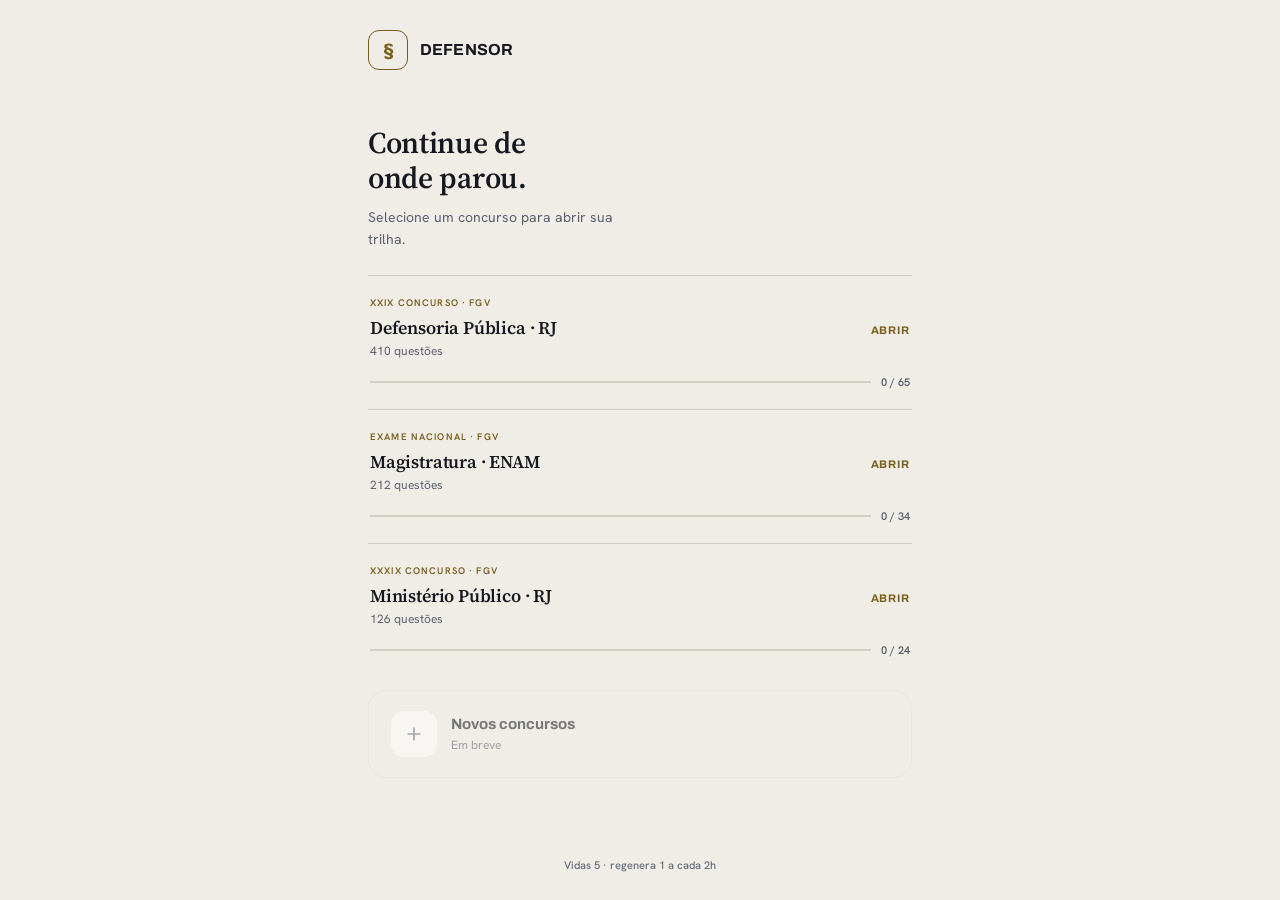
<file: index.html>
<!DOCTYPE html>
<html lang="pt-BR">
<head>
  <meta charset="UTF-8">
  <meta name="viewport" content="width=device-width, initial-scale=1, viewport-fit=cover, maximum-scale=1">
  <title>Defensor — Estudo DPE-RJ</title>
  <meta name="theme-color" content="#EFEDE6" media="(prefers-color-scheme: light)">
  <meta name="theme-color" content="#0E0F14" media="(prefers-color-scheme: dark)">
  <link rel="preload" href="fonts/hanken-var.woff2" as="font" type="font/woff2" crossorigin>
  <link rel="preload" href="fonts/archivo-var.woff2" as="font" type="font/woff2" crossorigin>
  <link rel="preload" href="fonts/sourceserif-var.woff2" as="font" type="font/woff2" crossorigin>
  <meta name="description" content="App gamificado de Lei Seca e Jurisprudência para o concurso da DPE-RJ.">
  <link rel="manifest" href="manifest.webmanifest">
  <link rel="apple-touch-icon" href="icon-192.png">
  <link rel="icon" type="image/png" href="icon-192.png">
  <link rel="stylesheet" href="styles.css">
</head>
<body>
  <div class="app" id="app"><!-- render dinâmico --></div>
  <script src="config.js"></script>
  <script src="data.js"></script>
  <script src="data-enam.js"></script>
  <script src="data-mprj.js"></script>
  <script src="edital.js"></script>
  <script src="fontes.js"></script>
  <script src="app.js"></script>
</body>
</html>
</file>
<file: styles.css>
/* ============================================================
   Defensor v4 — design "Sem IA"
   Dourado único sobre superfícies escuras chapadas, contorno em
   vez de sombra, tipografia em três vozes: Archivo (display),
   Hanken Grotesk (texto), IBM Plex Mono (etiquetas).
   Escuro fiel ao mock; claro derivado. Fontes embarcadas.
   ============================================================ */
@font-face{
  font-family:"Archivo";
  src:url("fonts/archivo-var.woff2") format("woff2");
  font-weight:500 800;
  font-style:normal;
  font-display:swap;
}
@font-face{
  font-family:"Hanken Grotesk";
  src:url("fonts/hanken-var.woff2") format("woff2");
  font-weight:400 700;
  font-style:normal;
  font-display:swap;
}
@font-face{
  font-family:"IBM Plex Mono";
  src:url("fonts/plexmono-400.woff2") format("woff2");
  font-weight:400;font-style:normal;font-display:swap;
}
@font-face{
  font-family:"IBM Plex Mono";
  src:url("fonts/plexmono-500.woff2") format("woff2");
  font-weight:500;font-style:normal;font-display:swap;
}
@font-face{
  font-family:"IBM Plex Mono";
  src:url("fonts/plexmono-600.woff2") format("woff2");
  font-weight:600;font-style:normal;font-display:swap;
}
@font-face{
  font-family:"IBM Plex Mono";
  src:url("fonts/plexmono-700.woff2") format("woff2");
  font-weight:700;font-style:normal;font-display:swap;
}
@font-face{
  font-family:"Source Serif 4";
  src:url("fonts/sourceserif-var.woff2") format("woff2");
  font-weight:500 700;
  font-style:normal;
  font-display:swap;
}

/* ---------- Tokens invariantes ---------- */
:root{
  --radius:18px;
  --radius-sm:13px;
  --nav-h:60px;          /* altura da pílula; o recuo do rodapé é --nav-gap */
  --nav-gap:16px;
  --font:"Hanken Grotesk",system-ui,"Segoe UI",sans-serif;
  --font-display:"Archivo","Hanken Grotesk",system-ui,sans-serif;
  --font-mono:"IBM Plex Mono",ui-monospace,"SF Mono",Consolas,monospace;
  --font-serif:"Source Serif 4",Georgia,"Times New Roman",serif;
  --spring:cubic-bezier(.34,1.56,.64,1);
  --easeout:cubic-bezier(.22,1,.36,1);
}

/* ---------- Paleta clara (derivada) ----------
   O dourado do mock (#C7A34F) não tem contraste sobre fundo
   claro, então aqui ele escurece para #7A5E1D e o texto sobre
   o acento vira branco (--on-acc). */
:root,:root[data-theme="light"]{
  --bg:#EFEDE6;
  --bg-2:#FFFFFF;
  --card:#FFFFFF;
  --ink:#15181E;
  --ink-soft:#5A6070;
  /* Os cinzas do mock são de fundo escuro. Sobre o papel claro eles
     ficariam ilegíveis, então --ink-faint desce até bater 4.5:1 com
     o fundo (AA para as etiquetas de 9-11px que o design usa). */
  --ink-faint:#656C7B;
  --ink-dim:#767D8D;
  --ink-locked:#9AA0AD;
  --line:#E3E0D7;
  --line-strong:#D2CFC4;

  --acc:#7A5E1D;
  --acc-dark:#5E4713;
  --acc-soft:#F4EDDB;
  --on-acc:#FFFFFF;

  --ok:#3E7A5E;
  --ok-soft:#E4F0EA;
  --no:#A8453A;
  --no-soft:#F8E7E4;
  --flame:#7A5E1D;
  --flame-soft:#F4EDDB;
  --heart:#A8453A;
  --heart-soft:#F8E7E4;
  --blue:#3C568C;
  --blue-soft:#E7EBF4;
  --gold:#9A7C2E;
  --gold-soft:#F2E9D2;

  --sh-card:0 1px 2px rgba(21,24,30,.04),0 6px 16px -12px rgba(21,24,30,.16);
  --sh-pop:0 4px 10px rgba(21,24,30,.08),0 18px 40px -18px rgba(21,24,30,.26);
  --sh-acc:0 6px 16px -10px rgba(122,94,29,.5);
}

/* ---------- Paleta escura (fiel ao mock) ----------
   Cartões chapados com contorno, sem elevação: as sombras
   quase somem e a hierarquia vem de --line/--line-strong. */
@media (prefers-color-scheme:dark){
  :root:not([data-theme="light"]){
    --bg:#0E0F14;
    --bg-2:#15171D;
    --card:#15171D;
    --ink:#E9EAEE;
    --ink-soft:#8B90A0;
    --ink-faint:#6E7484;
    --ink-dim:#5D6273;
    --ink-locked:#4C5262;
    --line:#22242D;
    --line-strong:#282A33;

    --acc:#C9A659;
    --acc-dark:#A98A3F;
    --acc-soft:#241F14;
    --on-acc:#0E0F14;

    --ok:#6FA287;
    --ok-soft:#16241D;
    --no:#C2645A;
    --no-soft:#2A1B19;
    --flame:#C9A659;
    --flame-soft:#241F14;
    --heart:#C2645A;
    --heart-soft:#2A1B19;
    --blue:#6E86B8;
    --blue-soft:#171D28;
    --gold:#E0C070;
    --gold-soft:#2A2416;

    --sh-card:0 1px 2px rgba(0,0,0,.28);
    --sh-pop:0 4px 12px rgba(0,0,0,.4),0 22px 48px -20px rgba(0,0,0,.72);
    --sh-acc:none;
  }
}
:root[data-theme="dark"]{
  --bg:#0E0F14;
  --bg-2:#15171D;
  --card:#15171D;
  --ink:#E9EAEE;
  --ink-soft:#8B90A0;
  --ink-faint:#6E7484;
  --ink-dim:#5D6273;
  --ink-locked:#4C5262;
  --line:#22242D;
  --line-strong:#282A33;

  --acc:#C9A659;
  --acc-dark:#A98A3F;
  --acc-soft:#241F14;
  --on-acc:#0E0F14;

  --ok:#6FA287;
  --ok-soft:#16241D;
  --no:#C2645A;
  --no-soft:#2A1B19;
  --flame:#C9A659;
  --flame-soft:#241F14;
  --heart:#C2645A;
  --heart-soft:#2A1B19;
  --blue:#6E86B8;
  --blue-soft:#171D28;
  --gold:#E0C070;
  --gold-soft:#2A2416;

  --sh-card:0 1px 2px rgba(0,0,0,.28);
  --sh-pop:0 4px 12px rgba(0,0,0,.4),0 22px 48px -20px rgba(0,0,0,.72);
  --sh-acc:none;
}

*{box-sizing:border-box}
html,body{margin:0;padding:0}
body{
  background:var(--bg);color:var(--ink);font-family:var(--font);
  -webkit-font-smoothing:antialiased;overscroll-behavior-y:none;
  font-size:16px;line-height:1.5;
}
button{font-family:inherit;cursor:pointer;color:inherit}
.hidden{display:none !important}

/* ícones de traço */
svg.ic{width:1.15em;height:1.15em;flex:none;vertical-align:-.18em}

/* ---------- Tipografia: quatro vozes ----------
   Source Serif 4: a voz editorial — só os títulos de tela e o
   nome da prova. É o que dá o tom "documento" ao app.
   Archivo: títulos de card, números e rótulos de ação.
   Hanken Grotesk (padrão no body): texto corrido, enunciados
   longos e alternativas.
   IBM Plex Mono: etiquetas curtas em caixa alta e placares. */
.trail-head h1,.page-title,.inicio-hero h1,.result h1,.pc-nome{
  font-family:var(--font-serif);
  font-weight:600;
  letter-spacing:-.01em;
}
.unit-banner h2,
.banca-divider .bd-tag,.f-name,.dr-t,
.btn,.feedback .fb-head,.q-stem,
.stat-tile .v,.ring .ring-num b,.rt .rv,.big-cta .n,
.hud .brand,.friend-row .fr-n{
  font-family:var(--font-display);
  letter-spacing:-.02em;
}
.q-stem{letter-spacing:-.01em}
.btn{letter-spacing:.01em}

.unit-banner .materia,.banca-divider .bd-tema,.q-fonte,.q-modo,
.err-item .tag,.stat-tile .l,.ring .ring-num span,.rt .rl,
.rank-row .top .rn,.alt .key,
.friend-row .pos,.friend-row .fr-xp,.bz-cap,
.dr-label,.cal-wd,.acct-sync,.trail-head p{
  font-family:var(--font-mono);
}

/* transição entre telas (View Transitions) */
@media (prefers-reduced-motion:no-preference){
  ::view-transition-old(root){animation:vt-out .16s var(--easeout) both}
  ::view-transition-new(root){animation:vt-in .28s var(--easeout) both}
  @keyframes vt-out{to{opacity:0;transform:translateY(-6px)}}
  @keyframes vt-in{from{opacity:0;transform:translateY(10px)}}
}

/* ---------- App shell ---------- */
.app{
  max-width:600px;margin:0 auto;min-height:100vh;background:var(--bg);
  display:flex;flex-direction:column;position:relative;
}
.screen{flex:1;padding:0 16px calc(var(--nav-h) + 34px);animation:rise .3s var(--easeout)}
@keyframes rise{from{opacity:0;transform:translateY(10px)}to{opacity:1;transform:none}}

/* ---------- Top HUD ---------- */
.hud{
  position:sticky;top:0;z-index:20;
  background:color-mix(in srgb,var(--bg) 82%,transparent);
  backdrop-filter:blur(12px);-webkit-backdrop-filter:blur(12px);
  display:flex;align-items:center;gap:14px;padding:14px 18px 12px;
  border-bottom:1px solid var(--line);
}
.hud .brand{font-weight:700;font-size:.81rem;letter-spacing:.01em;text-transform:uppercase;margin-right:auto;display:flex;align-items:center;gap:8px}
.hud .brand .logo{width:28px;height:28px;border-radius:9px;background:transparent;border:1px solid var(--acc);display:grid;place-items:center;color:var(--acc);font-family:var(--font-display);font-size:.78rem;font-weight:800;text-transform:none}
/* No mock as estatísticas encolhem para não competir com a marca:
   o número é o que importa, a unidade quase some. */
.stat{display:inline-flex;align-items:center;gap:4px;font-weight:600;font-size:.69rem;font-variant-numeric:tabular-nums;color:var(--ink-soft)}
.stat b{font-weight:600;color:var(--ink-soft)}
.stat svg.ic{width:14px;height:14px}
.stat.flame{color:var(--flame)}
.stat.xp{color:var(--acc)}
.stat.heart{color:var(--heart)}
.stat .regen{font-size:.55rem;font-weight:600;color:var(--ink-faint);margin-left:3px;white-space:nowrap}
/* Dentro do HUD o placar é monocromático: o dourado marca só a
   ofensiva e as vidas; o XP fica no tom do texto, com a unidade
   apagada. Fora do HUD (vidas do Blitz) as cores originais valem. */
.hud .stat{gap:4px;font-size:.69rem}
.hud .stat.flame b,.hud .stat.xp{color:var(--ink-soft)}
.hud .stat.xp b{color:var(--ink)}
.hud .stat.xp::after{content:"XP";color:var(--ink-dim);font-weight:500}
.hud .stat.xp svg.ic{display:none}
.hud .stat.heart{color:var(--acc)}
.hud .stat.heart b{color:var(--acc)}

/* ---------- Trilha ---------- */
.trail-head{padding:18px 2px 4px}
.trail-head h1{font-size:1.375rem;font-weight:600;margin:0 0 3px}
.trail-head p{margin:0;font-family:var(--font-mono);font-size:.625rem;letter-spacing:.1em;text-transform:uppercase;color:var(--ink-faint)}

.unit{margin-top:8px}
/* O card da unidade guarda a trilha inteira: etiqueta, título,
   descrição e os nós. Sem badge — o ícone da matéria já aparece
   dentro do nó atual. */
.unit-banner{
  background:var(--card);border:1px solid var(--line);border-radius:16px;
  padding:16px;box-shadow:none;
}
.unit-banner .materia{font-size:.594rem;font-weight:600;letter-spacing:.12em;text-transform:uppercase;color:var(--ink-faint)}
.unit-banner h2{margin:3px 0 0;font-size:.94rem;font-weight:700;letter-spacing:-.01em;color:var(--ink)}
.unit-banner p{margin:4px 0 0;font-size:.75rem;color:var(--ink-soft);line-height:1.4}

.path{display:flex;flex-direction:column;align-items:center;gap:8px;margin:20px 0 2px}
.node-wrap{display:flex;flex-direction:column;align-items:center;gap:8px}
.node{
  width:52px;height:52px;border-radius:50%;border:1.5px dashed var(--line-strong);
  display:grid;place-items:center;background:transparent;color:var(--ink-locked);
  box-shadow:none;position:relative;
  transition:transform .25s var(--spring);
}
.node svg.ic{width:18px;height:18px}
.node:active{transform:scale(.92)}
.node.locked{cursor:not-allowed}
.node.done{background:var(--acc);border:1.5px solid transparent;color:var(--on-acc)}
.node.done svg.ic{width:22px;height:22px}
/* O nó atual é o único ponto de entrada: maior, contornado em
   cheio e com o ícone da matéria em dourado. */
.node.current{width:60px;height:60px;border:1.5px solid var(--acc);background:var(--card);color:var(--acc)}
.node.current svg.ic{width:24px;height:24px}
/* --ink-locked é só para o traço do cadeado, que é decorativo. O
   rótulo é o título da lição — precisa continuar legível mesmo
   travado, então o mais apagado que ele fica é --ink-faint. */
.node-wrap.is-locked .node-label{color:var(--ink-faint)}
@media (prefers-reduced-motion:no-preference){
  .node.current::after{
    content:"";position:absolute;inset:-8px;border-radius:50%;
    border:2px solid var(--acc);opacity:.45;animation:pulse 1.8s var(--easeout) infinite;
  }
  @keyframes pulse{0%{transform:scale(.94);opacity:.45}70%{transform:scale(1.12);opacity:0}100%{opacity:0}}
}
.node-label{font-size:.66rem;font-weight:600;color:var(--ink-soft);text-align:center;max-width:170px;line-height:1.25}
.node-wrap:nth-child(odd){transform:translateX(-24px)}
.node-wrap:nth-child(even){transform:translateX(24px)}
@media (max-width:380px){.node-wrap:nth-child(odd){transform:translateX(-16px)}.node-wrap:nth-child(even){transform:translateX(16px)}}

/* divisor de banca */
.banca-divider{display:flex;align-items:center;gap:10px;margin:26px 2px 6px}
.banca-divider::after{content:"";flex:1;height:1px;background:var(--line)}
.banca-divider .bd-tag{font-weight:700;font-size:.81rem;letter-spacing:-.01em}
.banca-divider .bd-tema{font-size:.594rem;font-weight:600;letter-spacing:.12em;text-transform:uppercase;color:var(--ink-faint)}

/* ---------- Botões ---------- */
.btn{
  display:inline-flex;align-items:center;justify-content:center;gap:8px;width:100%;
  font-weight:700;font-size:.844rem;letter-spacing:.01em;
  padding:14px 20px;border-radius:13px;border:none;color:var(--on-acc);background:var(--acc);
  box-shadow:var(--sh-acc);
  transition:transform .28s var(--spring),box-shadow .2s,background .2s;
}
.btn:active:not(:disabled){transform:scale(.965)}
.btn:disabled{background:var(--line-strong);box-shadow:none;color:var(--ink-dim);cursor:not-allowed}
.btn.ghost{background:transparent;color:var(--ink-soft);box-shadow:none;border:1px solid var(--line-strong)}
.btn.danger{background:var(--no);color:var(--on-acc);box-shadow:none}
.btn.ok{background:var(--ok);color:var(--on-acc)}

/* ---------- Quiz ---------- */
.quiz-top{display:flex;align-items:center;gap:12px;padding:14px 0 6px}
.quiz-top .x{background:none;border:none;font-size:1.4rem;color:var(--ink-faint);line-height:1;padding:2px 6px;border-radius:10px;transition:transform .25s var(--spring)}
.quiz-top .x:active{transform:scale(.85)}
.progress{flex:1;height:8px;border-radius:5px;background:var(--line-strong);overflow:hidden}
.progress > i{display:block;height:100%;border-radius:5px;background:var(--acc);transition:width .5s var(--easeout)}

.q-head{margin:16px 2px 4px}
.q-modo{display:inline-flex;align-items:center;gap:6px;font-size:.594rem;font-weight:600;letter-spacing:.12em;text-transform:uppercase;padding:5px 11px;border-radius:999px;margin-bottom:14px;background:transparent;border:1px solid currentColor}
.q-modo.lei{color:var(--flame)}
.q-modo.caso{color:var(--ok)}
.q-modo.juris{color:var(--blue)}
.q-stem{font-size:1.06rem;font-weight:600;line-height:1.42;letter-spacing:-.01em}
.q-fonte{margin-top:10px;font-size:.656rem;color:var(--ink-faint);font-weight:600;display:flex;align-items:center;gap:6px}
.q-fonte svg.ic{width:13px;height:13px}

.alts{list-style:none;margin:20px 0 0;padding:0;display:flex;flex-direction:column;gap:9px}
@media (prefers-reduced-motion:no-preference){
  .alts li{animation:rise .34s var(--easeout) both}
  .alts li:nth-child(2){animation-delay:.04s}
  .alts li:nth-child(3){animation-delay:.08s}
  .alts li:nth-child(4){animation-delay:.12s}
  .alts li:nth-child(5){animation-delay:.16s}
}
.alt{
  display:flex;gap:11px;align-items:center;width:100%;text-align:left;
  background:var(--card);border:1.5px solid var(--line-strong);border-radius:13px;
  padding:13px 14px;font-size:.81rem;line-height:1.4;color:var(--ink);box-shadow:none;
  transition:transform .28s var(--spring),border-color .18s,background .18s;
}
.alt:active{transform:scale(.975)}
.alt .key{
  flex:none;width:24px;height:24px;border-radius:8px;background:var(--bg);
  display:grid;place-items:center;font-weight:700;font-size:.69rem;color:var(--ink-soft);
  transition:background .18s,color .18s;
}
.alt.sel{border-color:var(--acc);background:var(--card);box-shadow:none;transform:none}
.alt.sel .key{background:var(--acc);color:var(--on-acc)}
.alt.correct{border-color:var(--ok);background:var(--ok-soft)}
.alt.correct .key{background:var(--ok);color:var(--on-acc)}
.alt.wrong{border-color:var(--no);background:var(--no-soft)}
.alt.wrong .key{background:var(--no);color:var(--on-acc)}
.alt.disabled{pointer-events:none}
.alt.dim{opacity:.5}

/* rodapé de verificação */
.check-bar{
  position:fixed;left:0;right:0;bottom:0;z-index:30;max-width:600px;margin:0 auto;
  padding:14px 16px calc(14px + env(safe-area-inset-bottom));
  background:color-mix(in srgb,var(--bg) 84%,transparent);
  backdrop-filter:blur(12px);-webkit-backdrop-filter:blur(12px);
  border-top:1px solid var(--line);
}
.feedback{
  position:fixed;left:0;right:0;bottom:0;z-index:31;max-width:600px;margin:0 auto;
  padding:20px 22px calc(20px + env(safe-area-inset-bottom));border-radius:22px 22px 0 0;
  background:var(--card);box-shadow:var(--sh-pop);
  animation:sheetup .3s var(--easeout);
}
@keyframes sheetup{from{transform:translateY(100%)}to{transform:none}}
.feedback.ok{border-top:2px solid var(--ok)}
.feedback.no{border-top:2px solid var(--no)}
.feedback .fb-head{display:flex;align-items:center;gap:11px;font-weight:700;font-size:.94rem;color:var(--ink)}
.feedback .fb-badge{width:30px;height:30px;border-radius:50%;display:grid;place-items:center;color:var(--on-acc);font-size:.81rem;font-weight:800}
.feedback.ok .fb-badge{background:var(--ok)}
.feedback.no .fb-badge{background:var(--no)}
.feedback .fb-expl{margin:11px 0 16px;font-size:.78rem;line-height:1.55;color:var(--ink-soft)}
.feedback .fb-expl .fb-fonte{font-weight:700;color:var(--ink)}
.feedback .btn{padding:13px;font-size:.84rem;border-radius:12px}

/* ---------- Cards e listas ---------- */
.page-title{font-size:1.375rem;font-weight:600;margin:20px 2px 0}
.page-sub{margin:6px 2px 18px;color:var(--ink-soft);font-size:.78rem;line-height:1.5}
.card{background:var(--card);border:1px solid var(--line);border-radius:14px;padding:16px;box-shadow:none;margin-bottom:10px}

.err-item{display:block}
.err-item .tag{display:inline-block;font-size:.563rem;font-weight:500;letter-spacing:.1em;text-transform:uppercase;color:var(--ink-faint);background:var(--bg);border-radius:6px;padding:3px 7px}
.err-q{font-weight:600;font-size:.81rem;line-height:1.4;margin-top:8px}
.err-meta{font-size:.69rem;color:var(--ink-faint);margin-top:6px;font-weight:600}

.big-cta{
  border-radius:18px;padding:28px;text-align:center;margin:18px 0;
  background:var(--card);border:1px solid var(--line-strong);box-shadow:none;
}
.big-cta .n{font-size:2.75rem;font-weight:800;line-height:1;letter-spacing:-.03em;color:var(--acc)}
.big-cta .lbl{color:var(--ink-soft);font-size:.75rem;margin:2px 0 18px}
.big-cta .btn{box-shadow:none;padding:13px;font-size:.81rem;border-radius:12px}

/* Perfil */
.stat-grid{display:grid;grid-template-columns:repeat(3,1fr);gap:8px;margin:16px 0 22px}
.stat-tile{background:var(--card);border:1px solid var(--line);border-radius:12px;padding:12px;text-align:center;box-shadow:none}
.stat-tile .v{font-weight:800;font-size:1.188rem;line-height:1;font-variant-numeric:tabular-nums;letter-spacing:-.02em}
.stat-tile .l{font-size:.594rem;color:var(--ink-soft);margin-top:3px;font-weight:600;text-transform:uppercase;letter-spacing:.04em}
.bar-row{display:flex;align-items:center;gap:10px;margin:10px 0}
.bar-row .name{font-size:.75rem;font-weight:600;width:42%;flex:none}
.bar-row .track{flex:1;height:6px;border-radius:4px;background:var(--line-strong);overflow:hidden}
.bar-row .track > i{display:block;height:100%;border-radius:4px;background:var(--acc)}
.bar-row .pct{font-size:.69rem;font-weight:700;color:var(--ink-soft);width:32px;text-align:right;font-variant-numeric:tabular-nums}

/* insígnias de patente */
.insig{display:inline-grid;place-items:center;width:30px;height:30px;border-radius:10px;font-weight:800;font-size:.68rem;letter-spacing:.02em;flex:none}
.insig.t0{background:var(--bg);color:var(--ink-faint);border:1px solid var(--line-strong)}
.insig.t1{background:var(--line);color:var(--ink-soft)}
.insig.t2{background:var(--blue-soft);color:var(--blue)}
.insig.t3{background:var(--acc-soft);color:var(--acc)}
.insig.t4{background:var(--acc);color:var(--on-acc)}
.insig.t5{background:var(--gold-soft);color:var(--gold);border:1px solid var(--gold)}
.insig.t6{background:var(--gold);color:var(--on-acc)}
.rank-row{display:flex;align-items:center;gap:10px;margin:11px 0}
.rank-row .info{flex:1;min-width:0}
.rank-row .top{display:flex;justify-content:space-between;gap:8px;font-size:.8rem;font-weight:700}
.rank-row .top .rn{color:var(--ink-soft);font-weight:800;font-size:.64rem;text-transform:uppercase;letter-spacing:.06em;white-space:nowrap}
.rank-row .track{height:7px;border-radius:5px;background:var(--line);overflow:hidden;margin-top:5px}
.rank-row .track > i{display:block;height:100%;border-radius:5px;background:var(--acc)}
.rank-row .rxp{flex:none;font-size:.68rem;font-weight:800;color:var(--ink-soft);font-variant-numeric:tabular-nums}

/* ---------- Resultado ---------- */
.result{padding:34px 8px;text-align:center;animation:rise .32s var(--easeout)}
.result h1{font-size:1.25rem;font-weight:600;margin:4px 0 22px}
.ring{width:140px;height:140px;margin:4px auto 22px;position:relative}
.ring svg{width:100%;height:100%;transform:rotate(-90deg)}
.ring .bgc{fill:none;stroke:var(--line-strong);stroke-width:6.5}
.ring .fgc{fill:none;stroke:var(--acc);stroke-width:6.5;stroke-linecap:round;stroke-dasharray:276.5;stroke-dashoffset:276.5;transition:stroke-dashoffset .9s var(--easeout)}
.ring .ring-num{position:absolute;inset:0;display:grid;place-items:center}
.ring .ring-num b{font-size:1.88rem;font-weight:800;letter-spacing:-.02em;line-height:1}
.ring .ring-num span{display:block;font-size:.563rem;font-weight:500;color:var(--ink-faint);text-transform:uppercase;letter-spacing:.14em;margin-top:2px}
.result-tiles{display:flex;gap:12px;justify-content:center;margin-bottom:30px}
.rt{border-radius:14px;padding:14px 18px;min-width:96px;background:var(--card);border:1px solid var(--line);box-shadow:none}
.rt .rv{font-weight:800;font-size:1.125rem;font-variant-numeric:tabular-nums;letter-spacing:-.02em;color:var(--acc)}
.rt .rl{font-size:.594rem;color:var(--ink-soft);font-weight:600;text-transform:uppercase;letter-spacing:.06em;margin-top:3px}
.rt.acc .rv{color:var(--blue)}

.rankup{display:flex;align-items:center;gap:12px;background:var(--card);border:1px solid var(--gold);border-radius:var(--radius);padding:13px 16px;margin:0 auto 12px;max-width:340px;text-align:left;box-shadow:var(--sh-card)}
@media (prefers-reduced-motion:no-preference){.rankup{animation:pop .5s var(--spring)}@keyframes pop{0%{transform:scale(.6);opacity:0}100%{transform:scale(1);opacity:1}}}
.rankup .ru-ico{display:grid;place-items:center}
.rankup .ru-t{font-size:.74rem;color:var(--ink-soft);font-weight:700}
.rankup .ru-n{font-weight:800;font-size:1.02rem;letter-spacing:-.01em}

/* ---------- Bottom nav (flutuante, translúcida) ---------- */
.nav{
  position:fixed;left:14px;right:14px;bottom:calc(var(--nav-gap) + env(safe-area-inset-bottom));z-index:25;
  max-width:572px;margin:0 auto;height:var(--nav-h);
  background:color-mix(in srgb,var(--card) 88%,transparent);
  backdrop-filter:blur(14px);-webkit-backdrop-filter:blur(14px);
  border:1px solid var(--line-strong);border-radius:18px;
  display:flex;padding:0 4px;
}
.nav button{
  flex:1;background:none;border:none;display:flex;flex-direction:column;align-items:center;justify-content:center;gap:3px;
  color:var(--ink-faint);font-size:.56rem;font-weight:700;position:relative;border-radius:14px;
  transition:color .18s,transform .25s var(--spring);
}
.nav button:active{transform:scale(.9)}
.nav button svg.ic{width:18px;height:18px}
.nav button.active{color:var(--acc)}
.nav .badge{position:absolute;top:9px;right:22%;background:var(--heart);color:var(--on-acc);font-size:.6rem;font-weight:800;min-width:16px;height:16px;border-radius:8px;display:grid;place-items:center;padding:0 4px}

/* ---------- Amigos ---------- */
.f-label{font-size:.78rem;font-weight:700;color:var(--ink-soft);margin-bottom:8px}
.f-input{width:100%;border:1.5px solid var(--line-strong);border-radius:var(--radius-sm);background:var(--bg-2);color:var(--ink);font-family:var(--font);font-size:.95rem;padding:12px 14px;outline:none;transition:border-color .18s}
.f-input:focus{border-color:var(--acc)}
textarea.f-input{resize:none;line-height:1.4}
.friend-me{display:flex;align-items:center;gap:12px;margin-bottom:10px}
/* Avatar = monograma. Um matiz por índice; a saturação é a mesma da
   paleta (baixa), então as oito cores convivem sem virar carnaval. */
.mono{display:inline-grid;place-items:center;flex:none;border-radius:50%;
  font-family:var(--font-display);font-weight:700;line-height:1;
  background:hsl(var(--h) 32% 91%);color:hsl(var(--h) 44% 28%)}
.mono.c0{--h:38}.mono.c1{--h:158}.mono.c2{--h:220}.mono.c3{--h:6}
.mono.c4{--h:285}.mono.c5{--h:186}.mono.c6{--h:26}.mono.c7{--h:96}
@media (prefers-color-scheme:dark){
  :root:not([data-theme="light"]) .mono{background:hsl(var(--h) 22% 13%);color:hsl(var(--h) 40% 63%)}
}
:root[data-theme="dark"] .mono{background:hsl(var(--h) 22% 13%);color:hsl(var(--h) 40% 63%)}
:root[data-theme="light"] .mono{background:hsl(var(--h) 32% 91%);color:hsl(var(--h) 44% 28%)}
.f-av{width:46px;height:46px;font-size:1.2rem}
.f-name{font-weight:800;font-size:1.1rem;display:flex;align-items:center;gap:6px;letter-spacing:-.01em}
.f-meta{font-size:.76rem;color:var(--ink-soft);font-weight:700}
.mini{background:none;border:none;font-size:.85rem;padding:2px;cursor:pointer}
.av-row{display:flex;flex-wrap:wrap;gap:6px;margin:2px 0 14px}
.av-row .av{width:34px;height:34px;font-size:.9rem;border:1.5px solid transparent;padding:0;cursor:pointer;
  transition:transform .25s var(--spring),border-color .18s}
.av-row .av:active{transform:scale(.88)}
.av-row .av.sel{border-color:var(--ink);transform:scale(1.06)}
.code-box{display:flex;gap:8px;margin-top:10px}
.code-box input{flex:1;min-width:0;border:1.5px dashed var(--line-strong);border-radius:var(--radius-sm);background:var(--bg-2);color:var(--ink-soft);font-family:ui-monospace,"SF Mono",Consolas,monospace;font-size:.68rem;padding:9px 10px;outline:none;text-overflow:ellipsis}
.code-box .btn{width:auto;padding:9px 14px;font-size:.72rem;box-shadow:var(--sh-card)}
.friend-row{display:flex;align-items:center;gap:12px;padding:11px 0;border-top:1px solid var(--line)}
.friend-row:first-child{border-top:0}
.friend-row.me{background:var(--acc-soft);border-radius:var(--radius-sm);padding:11px 10px;border-top:0}
.friend-row.me + .friend-row{border-top:0}
.friend-row.stale{opacity:.55}
/* No mock a posição é só um número em mono — sem cápsula colorida.
   O pódio se distingue pela cor do texto, não pelo fundo. */
.friend-row .pos{flex:none;width:26px;text-align:center;font-size:.69rem;font-weight:700;font-variant-numeric:tabular-nums;background:transparent;color:var(--ink-soft)}
.friend-row .pos.p0{color:var(--acc)}
.friend-row .pos.p1,.friend-row .pos.p2{color:var(--ink-soft)}
.friend-row .fr-av{width:34px;height:34px;font-size:.86rem}
.friend-row .fr-info{flex:1;min-width:0}
.friend-row .fr-n{font-weight:600;font-size:.81rem;white-space:nowrap;overflow:hidden;text-overflow:ellipsis}
.friend-row .fr-sub{font-size:.66rem;color:var(--ink-faint);font-weight:600}
.friend-row .fr-x{flex:none;text-align:right}
.friend-row .fr-xp{font-weight:600;font-size:.75rem;white-space:nowrap;font-variant-numeric:tabular-nums;color:var(--acc)}
.friend-row .unfr{flex:none;background:none;border:none;color:var(--ink-faint);font-size:.9rem;padding:4px 6px;cursor:pointer}

/* ---------- Exportação do caderno (impressão/PDF) ---------- */
.exp-row{display:flex;gap:10px;margin-bottom:16px}
.print-doc{display:none}
@media print{
  body{background:#fff !important}
  .app,.toast,.upd-banner{display:none !important}
  .print-doc{display:block;color:#000;font-family:Georgia,"Times New Roman",serif;font-size:12pt;line-height:1.5}
  .print-doc h1{font-size:17pt;margin:0 0 2pt}
  .print-doc .pd-meta{color:#555;font-size:10pt;margin:0 0 14pt}
  .print-doc h2{font-size:13pt;border-bottom:1pt solid #999;padding-bottom:2pt;margin:16pt 0 8pt}
  .print-doc .pd-q{page-break-inside:avoid;margin-bottom:12pt;border-bottom:0.5pt solid #ccc;padding-bottom:8pt}
  .print-doc .pd-head{font-weight:bold;font-size:10pt;color:#333}
  .print-doc .pd-head span{font-weight:normal;color:#666}
  .print-doc .pd-enun{margin:4pt 0;font-weight:bold}
  .print-doc ol{margin:4pt 0 6pt;padding-left:18pt}
  .print-doc li{margin:1pt 0}
  .print-doc li.pd-ok{font-weight:bold}
  .print-doc .pd-expl{margin:4pt 0 0;font-size:10.5pt;background:#f2f2f2;padding:6pt;border-radius:4pt}
  /* trecho da fonte do usuário: barra à esquerda em vez de fundo,
     porque o navegador não imprime cor de fundo por padrão */
  .print-doc .pd-src{margin:6pt 0 0 2pt;padding:1pt 0 1pt 8pt;border-left:2pt solid #999;font-size:10.5pt}
  .print-doc .pd-src-h{font-size:8.5pt;color:#555;font-style:italic;margin-bottom:2pt}
  .print-doc .pd-src mark{background:none;color:#000;font-weight:bold}
}

/* banner de atualização */
.upd-banner{position:fixed;left:12px;right:12px;bottom:calc(var(--nav-h) + 24px);z-index:35;max-width:576px;margin:0 auto;display:block;background:var(--acc);color:var(--on-acc);font-weight:800;font-size:.85rem;border:none;border-radius:var(--radius-sm);padding:13px 16px;box-shadow:var(--sh-acc);cursor:pointer;transition:transform .25s var(--spring)}
.upd-banner:active{transform:scale(.97)}
@media (prefers-reduced-motion:no-preference){.upd-banner{animation:sheetup .3s var(--easeout)}}

/* toast */
.toast{position:fixed;left:50%;bottom:calc(var(--nav-h) + 26px);transform:translateX(-50%);z-index:40;background:var(--ink);color:var(--bg);font-weight:700;font-size:.85rem;padding:11px 18px;border-radius:14px;box-shadow:var(--sh-pop);animation:rise .22s var(--easeout);max-width:88%}

.empty{text-align:center;color:var(--ink-faint);padding:50px 20px}
.empty .e-ico{margin-bottom:10px;color:var(--acc)}
.empty .e-ico svg.ic{width:42px;height:42px}

@media (prefers-reduced-motion:reduce){
  *{animation:none !important;transition:none !important}
}

/* ---------- Menu inicial (escolha de prova) ----------
   Layout editorial: nada de herói centralizado. A marca fica no
   alto à esquerda, o título serifado carrega o tom e cada prova é
   uma LINHA separada por hairline — não um card. */
.inicio{flex:1;display:flex;flex-direction:column;padding:30px 28px 84px;animation:rise .3s var(--easeout);position:relative}
.inicio-lockup{display:flex;align-items:center;gap:12px;margin-bottom:56px}
.inicio-lockup .logo{width:40px;height:40px;flex:none;border-radius:11px;background:transparent;border:1px solid var(--acc);display:grid;place-items:center;color:var(--acc);font-family:var(--font-display);font-size:1.12rem;font-weight:800}
.inicio-lockup .wordmark{font-family:var(--font-display);font-weight:700;font-size:1rem;letter-spacing:.01em;text-transform:uppercase}
.inicio-hero{margin-bottom:0}
.inicio-hero h1{margin:0 0 12px;font-size:1.88rem;line-height:1.15;font-weight:600}
.inicio-hero p{margin:0 0 24px;max-width:270px;color:var(--ink-soft);font-size:.875rem;line-height:1.55}
.prova-list{display:flex;flex-direction:column;width:100%}
.prova-card{
  display:block;text-align:left;width:100%;
  background:transparent;border:none;border-top:1px solid var(--line-strong);border-radius:0;
  padding:20px 2px;box-shadow:none;font-size:1rem;
  transition:opacity .2s;
}
.prova-card:not(.breve):active{opacity:.6}
.pc-eyebrow{display:block;font-size:.594rem;letter-spacing:.12em;text-transform:uppercase;color:var(--acc);font-weight:600}
.pc-line{display:flex;align-items:baseline;justify-content:space-between;gap:12px;margin-top:6px}
.pc-nome{font-size:1.125rem;font-weight:600}
.pc-meta{display:block;font-size:.75rem;color:var(--ink-soft);margin-top:3px}
.pc-prog-row{display:flex;align-items:center;gap:10px;margin-top:16px}
.pc-track{flex:1;display:block;height:2px;border-radius:0;background:var(--line-strong);overflow:hidden}
.pc-track > i{display:block;height:100%;background:var(--acc)}
.pc-prog{font-size:.69rem;font-weight:600;color:var(--ink-soft);font-variant-numeric:tabular-nums}
.pc-go{flex:none;font-family:var(--font-display);font-weight:700;font-size:.69rem;letter-spacing:.08em;text-transform:uppercase;color:var(--acc)}
/* "Novos concursos" continua sendo caixa: é um vazio à espera,
   não uma linha em que se possa tocar. */
.prova-card.breve{
  display:flex;align-items:center;gap:14px;opacity:.55;cursor:default;
  border:1px solid var(--line);border-radius:var(--radius);padding:20px 22px;margin-top:13px;
}
.prova-card.breve .pc-ico{width:46px;height:46px;flex:none;border-radius:13px;background:var(--bg-2);color:var(--ink-faint);display:grid;place-items:center}
.prova-card.breve .pc-ico svg.ic{width:20px;height:20px}
.prova-card.breve .pc-info{display:flex;flex-direction:column;gap:1px}
.pc-nome-alt{font-family:var(--font-display);font-weight:700;font-size:.94rem}
.prova-card.breve .pc-meta{margin-top:0}
.inicio-foot{position:absolute;left:0;right:0;bottom:26px;text-align:center;color:var(--ink-faint);font-size:.69rem;font-weight:500}

/* ---------- Menu lateral ---------- */
.menu-btn{background:none;border:none;padding:6px;margin:-6px 0 -6px -6px;border-radius:10px;color:var(--ink-soft);display:grid;place-items:center;transition:transform .25s var(--spring)}
.menu-btn svg.ic{width:22px;height:22px}
.menu-btn:active{transform:scale(.85)}
.drawer-back{position:fixed;inset:0;background:rgba(10,14,18,.45);z-index:60;animation:dr-fade .2s both}
.drawer{
  position:fixed;top:0;bottom:0;left:max(0px,calc(50vw - 300px));
  width:min(72vw,236px);z-index:61;
  background:var(--bg-2);border-right:1px solid var(--line-strong);box-shadow:var(--sh-pop);
  padding:16px 16px calc(20px + env(safe-area-inset-bottom));overflow-y:auto;
  animation:dr-in .28s var(--easeout) both;
}
@keyframes dr-fade{from{opacity:0}}
@keyframes dr-in{from{transform:translateX(-104%)}}
.drawer.closing{animation:dr-out .18s var(--easeout) both}
.drawer-back.closing{animation:dr-fade-out .18s both}
@keyframes dr-out{to{transform:translateX(-104%)}}
@keyframes dr-fade-out{to{opacity:0}}
.dr-head{display:flex;align-items:center;gap:10px;padding:4px 4px 14px;border-bottom:1px solid var(--line);margin-bottom:12px}
.dr-head .logo{width:32px;height:32px;border-radius:9px;background:transparent;border:1px solid var(--acc);display:grid;place-items:center;color:var(--acc);font-family:var(--font-display);font-size:.85rem;font-weight:800;flex:none}
.dr-t{flex:1;min-width:0;display:flex;flex-direction:column;line-height:1.25}
.dr-t b{font-size:.81rem;letter-spacing:-.01em}
.dr-t span{font-size:.656rem;color:var(--ink-soft);white-space:nowrap;overflow:hidden;text-overflow:ellipsis}
.dr-x{background:none;border:none;color:var(--ink-faint);font-size:.94rem;padding:6px;border-radius:9px}
.dr-label{font-size:.563rem;font-weight:500;letter-spacing:.14em;text-transform:uppercase;color:var(--ink-faint);padding:4px 4px 8px}
.dr-item{display:flex;align-items:center;gap:11px;width:100%;text-align:left;background:none;border:none;border-radius:11px;padding:11px 10px;color:var(--ink);transition:background .15s}
.dr-item:active{background:var(--bg)}
.dr-item > svg.ic{width:19px;height:19px;flex:none;color:var(--ink-soft)}
.dr-item.on{background:color-mix(in srgb,var(--acc) 10%,transparent)}
.dr-item.on > svg.ic{color:var(--acc)}
.dr-info{flex:1;min-width:0;display:flex;flex-direction:column;line-height:1.3}
.dr-n{font-weight:700;font-size:.781rem}
.dr-s{font-size:.656rem;color:var(--ink-soft)}
svg.ic.dr-check{color:var(--acc);width:19px;height:19px}
.dr-sep{height:1px;background:var(--line);margin:10px 4px}

/* ---------- Modo Blitz ---------- */
.blitz-card{
  display:flex;align-items:center;gap:13px;width:100%;text-align:left;margin-top:10px;
  background:var(--card);
  border:1px solid var(--line-strong);border-radius:16px;padding:16px;color:var(--ink);
  box-shadow:none;
  transition:transform .25s var(--spring);
}
.blitz-card:active{transform:scale(.97)}
/* Blitz é a ação secundária: ícone contornado, não preenchido. */
.blitz-card .bz-ico{width:44px;height:44px;flex:none;border-radius:12px;background:var(--card);border:1px solid var(--acc);color:var(--acc);display:grid;place-items:center}
.blitz-card .bz-ico svg.ic{width:22px;height:22px}
.bz-info{flex:1;min-width:0;display:flex;flex-direction:column;gap:1px}
.bz-t{font-family:var(--font-display);font-weight:700;font-size:.9rem;letter-spacing:-.01em}
.bz-s{font-size:.72rem;color:var(--ink-soft);line-height:1.4}
.bz-rec{display:inline-flex;align-items:center;gap:5px;font-family:var(--font-mono);font-size:.64rem;font-weight:600;margin-top:5px;color:var(--ink-faint);background:var(--bg);border:1px solid var(--line);border-radius:999px;padding:3px 9px;width:fit-content}
.bz-rec svg.ic{width:13px;height:13px;color:var(--heart)}
.bz-go{flex:none;font-family:var(--font-display);font-weight:700;font-size:.66rem;letter-spacing:.06em;text-transform:uppercase;color:var(--acc);background:transparent;padding:0;border-radius:0;box-shadow:none}

/* topo do quiz no Blitz */
.bz-score{flex:1;display:inline-flex;align-items:center;gap:6px;font-weight:800;color:var(--flame);font-size:.95rem}
.bz-score b{font-variant-numeric:tabular-nums;color:var(--ink)}
.bz-lives svg.ic{width:20px;height:20px}
svg.ic.off{opacity:.22}

/* resultado do Blitz */
.bz-big{width:64px;height:64px;margin:6px auto 12px;border-radius:20px;background:var(--flame-soft);color:var(--flame);display:grid;place-items:center}
.bz-big svg.ic{width:30px;height:30px}
.bz-num{font-size:3.2rem;font-weight:800;line-height:1;letter-spacing:-.04em;color:var(--flame);font-variant-numeric:tabular-nums}
.bz-cap{font-size:.72rem;font-weight:800;text-transform:uppercase;letter-spacing:.08em;color:var(--ink-faint);margin:6px 0 14px}

/* ---------- Conta e backup ---------- */
.acct-mail{font-weight:800;font-size:1rem;letter-spacing:-.01em;overflow:hidden;text-overflow:ellipsis;white-space:nowrap}
.acct-sync{font-size:.74rem;color:var(--ink-faint);font-weight:700;margin-top:4px}

/* ---------- Treino do dia ---------- */
.treino-card{
  display:flex;align-items:center;gap:13px;width:100%;text-align:left;margin-top:12px;
  background:var(--card);
  border:1px solid var(--line-strong);border-radius:16px;padding:16px;color:var(--ink);
  box-shadow:none;
  transition:transform .25s var(--spring);
}
.treino-card:active:not(:disabled){transform:scale(.97)}
.treino-card:disabled{opacity:.6;cursor:not-allowed}
/* Treino é a ação primária do dia: ícone dourado preenchido. */
.treino-card .tc-ico{width:44px;height:44px;flex:none;border-radius:12px;background:var(--acc);color:var(--on-acc);display:grid;place-items:center}
.treino-card .tc-ico svg.ic{width:22px;height:22px}
.treino-card .tc-go{flex:none;font-family:var(--font-display);font-weight:700;font-size:.66rem;letter-spacing:.06em;text-transform:uppercase;color:var(--acc);background:transparent;padding:0;border-radius:0;box-shadow:none}
.treino-card.done{
  background:var(--card);color:var(--ink);border:1px solid var(--line);box-shadow:none;
}
.treino-card.done .tc-ico{background:var(--ok-soft);color:var(--ok);border:1px solid var(--ok)}
.treino-card.done .bz-s{color:var(--ink-soft)}
.treino-card.done .tc-go{background:transparent;color:var(--ok);box-shadow:none}
.treino-card + .blitz-card{margin-top:10px}

/* ---------- Missão do dia ----------
   Faixa, não cartão: um hairline no topo, etiqueta dourada e um
   trilho de 2px. Ela precede o Treino sem competir com ele. */
.missao{border-top:1px solid var(--line-strong);padding:14px 2px;margin-top:18px}
.mi-t{font-size:.594rem;font-weight:600;letter-spacing:.12em;text-transform:uppercase;color:var(--acc)}
.mi-row{display:flex;align-items:baseline;justify-content:space-between;gap:12px;margin-top:4px}
.mi-desc{font-weight:600;font-size:.8rem;line-height:1.3}
.mi-track{height:2px;background:var(--line-strong);overflow:hidden;margin-top:10px}
.mi-track > i{display:block;height:100%;background:var(--acc);transition:width .5s var(--easeout)}
.mi-prog{font-weight:600;font-size:.72rem;color:var(--ink-soft);font-variant-numeric:tabular-nums;white-space:nowrap;flex:none}
.missao.done .mi-t{color:var(--ok)}
.missao.done .mi-prog{color:var(--ok)}

/* ---------- Conquistas ---------- */
.conq-count{font-size:.8rem;font-weight:800;color:var(--ink-faint);margin-left:6px}
.conq-grid{display:grid;grid-template-columns:repeat(3,1fr);gap:10px}
.conq{display:flex;flex-direction:column;align-items:center;text-align:center;gap:3px;padding:12px 6px;border-radius:var(--radius-sm);background:var(--bg)}
.conq .cq-ico{display:grid;place-items:center;color:var(--acc);margin-bottom:2px}
.conq .cq-ico svg.ic{width:26px;height:26px}
.conq.lk .cq-ico{color:var(--ink-locked)}
.conq .cq-n{font-weight:800;font-size:.72rem;letter-spacing:-.01em}
.conq .cq-d{font-size:.62rem;color:var(--ink-faint);line-height:1.35}
.conq.lk{opacity:.5;filter:grayscale(1)}
.rankup .ru-ico svg.ic{width:22px;height:22px}

/* ---------- Meta diária + data da prova ---------- */
.meta-strip{display:flex;align-items:center;gap:12px;margin-top:12px;font-size:.8rem;color:var(--ink-soft);font-weight:700}
.ms-esq b{color:var(--ink)}
.ms-set{background:none;border:none;padding:0;color:var(--acc);font-weight:800;font-size:.8rem}
.ms-dir{margin-left:auto;display:inline-flex;align-items:center;gap:7px;white-space:nowrap}
.ms-dir b{color:var(--ink);font-variant-numeric:tabular-nums}
.ms-track{width:64px;height:6px;border-radius:4px;background:var(--line);overflow:hidden;display:inline-block}
.ms-track > i{display:block;height:100%;background:var(--acc);border-radius:4px;transition:width .5s var(--easeout)}

/* calendário de constância */
.cal-head{font-weight:800;font-size:.92rem;margin-bottom:10px;text-transform:capitalize}
.cal-grid{display:grid;grid-template-columns:repeat(7,1fr);gap:5px;text-align:center}
.cal-wd{font-size:.6rem;font-weight:800;color:var(--ink-faint)}
.cal-d{aspect-ratio:1;display:grid;place-items:center;border-radius:9px;font-size:.72rem;font-weight:700;color:var(--ink-soft);background:var(--bg)}
.cal-d.some{background:var(--acc-soft);color:var(--acc)}
.cal-d.full{background:var(--acc);color:var(--on-acc)}
.cal-d.today{outline:2px solid var(--acc);outline-offset:1px}
.cal-d.fut{opacity:.38}
.cal-leg{display:flex;align-items:center;gap:7px;font-size:.68rem;color:var(--ink-faint);font-weight:700;margin-top:12px}
.cal-leg .cal-d{width:16px;height:16px;aspect-ratio:auto;border-radius:5px}

/* nova ordem: missão acima do treino */
.missao{margin-top:16px}
.missao + .treino-card{margin-top:12px}

/* ============================================================
   Minhas Fontes — biblioteca de PDFs do usuário
   ============================================================ */
.ft-prog{margin-top:14px}
.ft-ptxt{font-size:.72rem;font-weight:600;color:var(--ink-soft);margin-bottom:7px;font-variant-numeric:tabular-nums}
.ft-track{height:6px;border-radius:4px;background:var(--line-strong);overflow:hidden}
.ft-track > i{display:block;height:100%;border-radius:4px;background:var(--acc);transition:width .25s var(--easeout)}
.ft-track.indet > i{animation:ftPulse 1.1s ease-in-out infinite}
@keyframes ftPulse{0%,100%{opacity:.35}50%{opacity:1}}

.ft-list{margin-top:14px;border-top:1px solid var(--line)}
.ft-row{display:flex;align-items:center;gap:10px;padding:11px 0;border-bottom:1px solid var(--line)}
.ft-row:last-child{border-bottom:0;padding-bottom:0}
.ft-main{min-width:0;flex:1}
.ft-nome{font-size:.83rem;font-weight:700;color:var(--ink);overflow:hidden;text-overflow:ellipsis;white-space:nowrap}
.ft-meta{font-family:var(--font-mono);font-size:.63rem;color:var(--ink-faint);margin-top:3px;font-variant-numeric:tabular-nums}
.ft-del{flex:none;width:30px;height:30px;border-radius:9px;border:1px solid var(--line-strong);background:transparent;
  color:var(--ink-soft);font-size:1.05rem;line-height:1;cursor:pointer}
.ft-del:active{transform:scale(.92);background:var(--no-soft);color:var(--no);border-color:var(--no)}

.ft-hint{font-size:.76rem;line-height:1.5;color:var(--ink-soft);cursor:pointer;border-style:dashed}
.ft-hint:active{transform:scale(.99)}

/* trecho da fonte dentro do card de erro */
.src{margin-top:12px;padding-top:12px;border-top:1px solid var(--line)}
.src.none{font-size:.7rem;color:var(--ink-faint);font-style:italic}
.src-head{display:flex;align-items:baseline;gap:8px;flex-wrap:wrap;font-size:.68rem;font-weight:800;
  letter-spacing:.06em;text-transform:uppercase;color:var(--acc);margin-bottom:8px}
.src-doc{font-family:var(--font-mono);font-size:.6rem;font-weight:500;letter-spacing:0;
  text-transform:none;color:var(--ink-faint)}
.src-body{position:relative;font-family:var(--font-serif);font-size:.83rem;line-height:1.6;color:var(--ink)}
.src-body p{margin:0 0 8px}
.src-body p:last-child{margin-bottom:0}
.src-sep{margin-top:12px;padding-top:10px;border-top:1px dashed var(--line-strong);
  font-family:var(--font-mono);font-size:.6rem;color:var(--ink-faint)}
.src-body.clamp{max-height:5.6em;overflow:hidden;
  -webkit-mask-image:linear-gradient(#000 60%,transparent);mask-image:linear-gradient(#000 60%,transparent)}
.src-body mark{background:var(--acc-soft);color:var(--acc);font-weight:600;border-radius:3px;padding:0 2px}
.src-more{margin-top:8px;padding:0;border:0;background:transparent;color:var(--acc);
  font-family:var(--font);font-size:.72rem;font-weight:700;cursor:pointer}
.src-more:active{opacity:.6}

/* ============================================================
   Cronograma — a mentoria
   ============================================================ */

/* abertura: a frase do dia. Sem cartão e sem ícone grande — o que
   pesa aqui é a sentença, então ela ganha o corpo serifado. */
.mentor{margin-top:16px;padding-top:16px;border-top:1px solid var(--line-strong)}
.mt-fase{display:flex;align-items:center;gap:6px;font-size:.594rem;font-weight:600;
  letter-spacing:.12em;text-transform:uppercase;color:var(--acc)}
.mt-fase svg.ic{width:13px;height:13px}
.mt-fase .ms-set{font-size:.594rem;letter-spacing:.12em;text-transform:uppercase}
.mt-frase{margin:9px 0 14px;font-family:var(--font-serif);font-size:1.02rem;line-height:1.45;color:var(--ink)}
.mt-frase b{font-weight:700}
.mentor .btn{padding:14px;font-size:.84rem;border-radius:13px}

/* checklist do dia — mesma anatomia do treino-card, mais compacta */
.plan-item{
  display:flex;align-items:center;gap:12px;width:100%;text-align:left;margin-top:9px;
  background:var(--card);border:1px solid var(--line-strong);border-radius:14px;
  padding:13px;color:var(--ink);box-shadow:none;transition:transform .25s var(--spring);
}
.plan-item:active{transform:scale(.98)}
.plan-item .pi-ico{width:36px;height:36px;flex:none;border-radius:11px;background:var(--acc-soft);
  color:var(--acc);display:grid;place-items:center}
.plan-item .pi-ico svg.ic{width:18px;height:18px}
.plan-item .pi-info{min-width:0;flex:1;display:flex;flex-direction:column;gap:3px}
.plan-item .pi-t{font-weight:700;font-size:.8rem;line-height:1.25;letter-spacing:-.01em}
.plan-item .pi-s{font-size:.66rem;color:var(--ink-soft);font-weight:600;line-height:1.3}
.plan-item .pi-s b{color:var(--acc)}
.plan-item .pi-track{height:3px;border-radius:2px;background:var(--line-strong);overflow:hidden;margin-top:4px}
.plan-item .pi-track > i{display:block;height:100%;background:var(--acc);transition:width .5s var(--easeout)}
.plan-item .pi-n{flex:none;font-weight:700;font-size:.72rem;color:var(--ink-soft);font-variant-numeric:tabular-nums}
.plan-item.done{border-color:var(--line)}
.plan-item.done .pi-ico{background:var(--ok-soft);color:var(--ok);border:1px solid var(--ok)}
.plan-item.done .pi-track > i{background:var(--ok)}
.plan-item.done .pi-n{color:var(--ok)}

/* cartões do diagnóstico: o número da posição é o assunto */
.ponto-card{
  display:flex;align-items:flex-start;gap:12px;width:100%;text-align:left;margin-bottom:9px;
  background:var(--card);border:1px solid var(--line);border-radius:14px;padding:14px;
  color:var(--ink);box-shadow:none;transition:transform .25s var(--spring);
}
.ponto-card:active{transform:scale(.98)}
.ponto-card .pc-rank{flex:none;width:24px;height:24px;border-radius:8px;background:var(--acc);
  color:var(--on-acc);display:grid;place-items:center;font-family:var(--font-display);
  font-weight:800;font-size:.74rem;font-variant-numeric:tabular-nums}
.ponto-card .pc-body{min-width:0;flex:1;display:flex;flex-direction:column;gap:4px}
.ponto-card .pc-tema{font-weight:700;font-size:.83rem;line-height:1.3;letter-spacing:-.01em}
.ponto-card .pc-mat{font-size:.594rem;font-weight:600;letter-spacing:.1em;text-transform:uppercase;color:var(--ink-faint)}
.ponto-card .pc-nums{font-size:.68rem;color:var(--ink-soft);font-weight:600;line-height:1.45;font-variant-numeric:tabular-nums}
.ponto-card .pc-nums b{color:var(--ink);font-weight:700}
.ponto-card .pc-motivo{font-family:var(--font-serif);font-size:.78rem;line-height:1.4;color:var(--acc);margin-top:2px}

/* aviso de replanejamento — a hora em que o app assume o dia furado */
.replan{display:flex;gap:9px;align-items:flex-start;background:var(--acc-soft);
  border:1px solid var(--acc);border-radius:13px;padding:12px 13px;margin-bottom:10px;
  font-size:.73rem;line-height:1.5;color:var(--ink)}
.replan svg.ic{width:16px;height:16px;flex:none;color:var(--acc);margin-top:1px}
.replan b{font-weight:700}

/* a semana em 7 colunas */
.semana{display:grid;grid-template-columns:repeat(7,1fr);gap:5px;align-items:end}
.sd{display:flex;flex-direction:column;align-items:center;gap:5px}
.sd-bar{height:34px;width:100%;border-radius:6px;background:var(--bg);display:flex;align-items:flex-end;overflow:hidden}
.sd-bar > i{display:block;width:100%;background:var(--line-strong);border-radius:6px}
.sd b{font-size:.72rem;font-weight:700;color:var(--ink-soft);font-variant-numeric:tabular-nums}
.sd-wd{font-size:.58rem;font-weight:700;color:var(--ink-faint);text-transform:uppercase;letter-spacing:.04em}
.sd.ok .sd-bar > i{background:var(--ok)}
.sd.ok b{color:var(--ok)}
.sd.furou .sd-bar{border:1px solid var(--no)}
.sd.furou .sd-bar > i{background:var(--no-soft)}
.sd.furou b{color:var(--no)}
.sd.hoje .sd-bar{outline:2px solid var(--acc);outline-offset:1px}
.sd.hoje .sd-bar > i{background:var(--acc)}
.sd.hoje b,.sd.hoje .sd-wd{color:var(--acc)}
.sd.fut{opacity:.7}
.sd.folga{opacity:.42}
.sd.folga .sd-bar{background:transparent;border:1px dashed var(--line-strong)}
/* dia anterior ao nascimento do plano: não é folga nem dia furado */
.sd.antes{opacity:.3}
.sd.antes .sd-bar{background:transparent;border:1px solid var(--line)}

/* seletor de dias de estudo */
.dow{display:flex;gap:6px}
.dow-b{flex:1;padding:9px 0;border-radius:10px;border:1px solid var(--line-strong);
  background:transparent;color:var(--ink-faint);font-weight:700;font-size:.74rem;
  font-family:var(--font);transition:transform .2s var(--spring)}
.dow-b:active{transform:scale(.92)}
.dow-b.on{background:var(--acc);border-color:transparent;color:var(--on-acc)}

/* ciclo regressivo: as 4 fases e a mistura de cada uma */
.ritmo{margin-top:10px;background:var(--card);border:1px solid var(--line);border-radius:14px;padding:14px}
.rt-row{display:flex;align-items:center;gap:9px;padding:7px 0;opacity:.55}
.rt-row.on{opacity:1}
.rt-row.on .rt-n{color:var(--acc)}
.rt-n{width:26%;flex:none;font-size:.72rem;font-weight:700}
.rt-f{width:26%;flex:none;font-family:var(--font-mono);font-size:.58rem;color:var(--ink-faint)}
.rt-mix{flex:1;display:flex;height:7px;border-radius:4px;overflow:hidden;background:var(--bg)}
.rt-mix > i{display:block;height:100%}
.rt-novo{background:var(--acc)}
.rt-ref{background:color-mix(in srgb,var(--acc) 45%,transparent)}
.rt-rev{background:var(--blue)}
.rt-leg{display:flex;gap:12px;margin-top:10px;font-size:.62rem;font-weight:700;color:var(--ink-faint)}
.rt-leg span{display:inline-flex;align-items:center;gap:5px}
.rt-leg i{width:9px;height:9px;border-radius:3px;display:inline-block}

/* nav com 6 abas: aperta a tipografia, mantém o alvo de toque */
.nav.n6 button{font-size:.5rem;gap:2px;letter-spacing:-.01em}
.nav.n6 button svg.ic{width:17px;height:17px}
.nav.n6 .badge{right:14%}
@media (max-width:359px){
  .nav.n6 button{font-size:.46rem}
  .nav.n6 button svg.ic{width:16px;height:16px}
}
</file>
